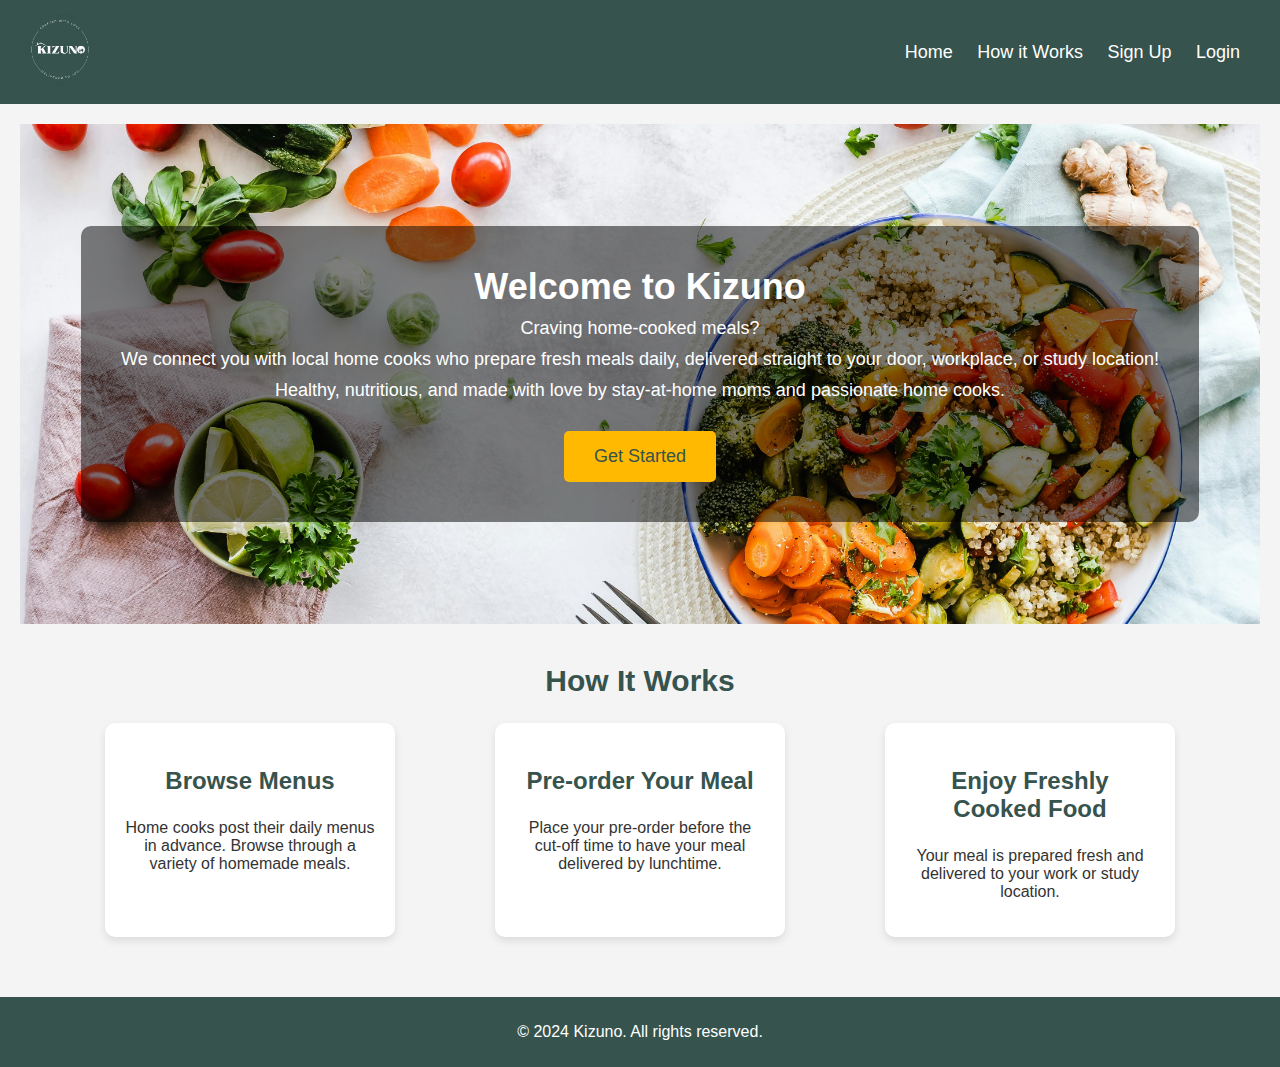
<file: FRONTEND/html/index.html>
<!DOCTYPE html>
<html lang="en">
<head>
    <meta charset="UTF-8">
    <meta name="viewport" content="width=device-width, initial-scale=1.0">
    <title>Kizuno - Home Cooked Meals</title>
    <link rel="stylesheet" href="../css/styles.css">
</head>
<body>
    <header>
        <div class="logo">
            <img src="../RESOURCES/logo.png" alt="Kizuno Logo">
        </div>
        <nav>
            <ul>
                <li><a href="#">Home</a></li>
                <li><a href="#how-it-works">How it Works</a></li>
                <li><a href="signup_selection.html">Sign Up</a></li>
                <li><a href="login.php">Login</a></li>
            </ul>
        </nav>
    </header>

    <main>
        <section class="intro">
            <div class="overlay">
                <h1>Welcome to Kizuno</h1>
                <p>Craving home-cooked meals?</p>
                <p>We connect you with local home cooks who prepare fresh meals daily, delivered straight to your door, workplace, or study location!</p>
                <p>Healthy, nutritious, and made with love by stay-at-home moms and passionate home cooks.</p>
                <a href="login.php" class="cta-button">Get Started</a>
            </div>
        </section>

        <section class="how-it-works" id="how-it-works">
            <h2>How It Works</h2>
            <div class="steps">
                <div class="step">
                    <h3>Browse Menus</h3>
                    <p>Home cooks post their daily menus in advance. Browse through a variety of homemade meals.</p>
                </div>
                <div class="step">
                    <h3>Pre-order Your Meal</h3>
                    <p>Place your pre-order before the cut-off time to have your meal delivered by lunchtime.</p>
                </div>
                <div class="step">
                    <h3>Enjoy Freshly Cooked Food</h3>
                    <p>Your meal is prepared fresh and delivered to your work or study location.</p>
                </div>
            </div>
        </section>
    </main>

    <footer>
        <p>&copy; 2024 Kizuno. All rights reserved.</p>
    </footer>
</body>
</html>
</file>
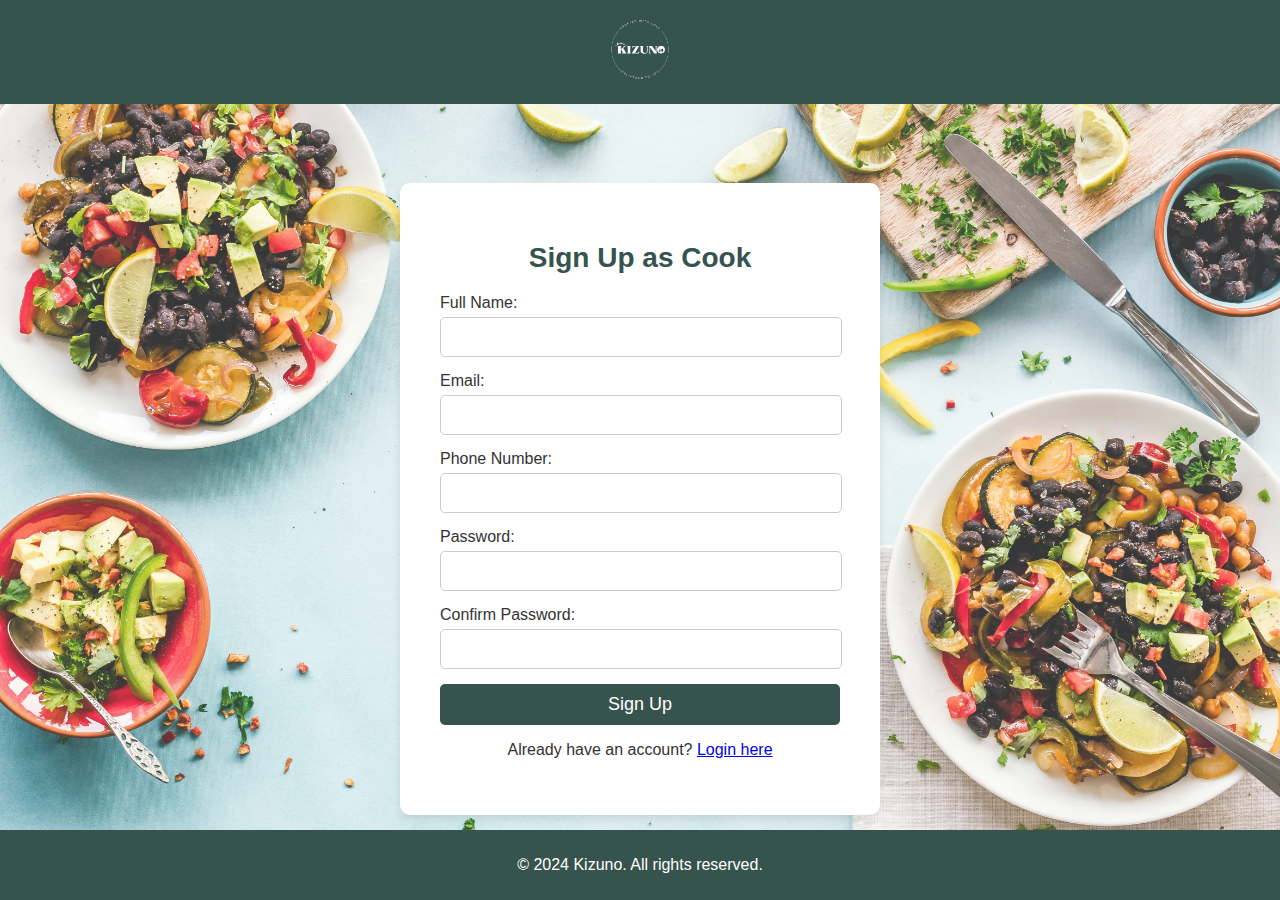
<file: FRONTEND/html/cook_signup.html>
<!DOCTYPE html>
<html lang="en">
<head>
    <meta charset="UTF-8">
    <meta name="viewport" content="width=device-width, initial-scale=1.0">
    <title>Sign Up as Cook - Kizuno</title>
    <link rel="stylesheet" href="../css/signup.css">
</head>
<body>
    <header>
        <div class="logo">
            <a href="index.html">
                <img src="../RESOURCES/logo.png" alt="Kizuno Logo">
            </a>
        </div>
    </header>

    <main>
        <section class="signup-section">
            <h1>Sign Up as Cook</h1>
            <form action="../../BACKEND/process_cook_signup.php" method="POST">
                <div class="input-group">
                    <label for="name">Full Name:</label>
                    <input type="text" id="name" name="full_name" required>
                </div>
                <div class="input-group">
                    <label for="email">Email:</label>
                    <input type="email" id="email" name="email" required>
                </div>
                <div class="input-group">
                    <label for="phone">Phone Number:</label>
                    <input type="tel" id="phone" name="phone_number" required>
                </div>
                <div class="input-group">
                    <label for="password">Password:</label>
                    <input type="password" id="password" name="password" required>
                </div>
                <div class="input-group">
                    <label for="confirm-password">Confirm Password:</label>
                    <input type="password" id="confirm-password" name="confirm_password" required>
                </div>
                <button type="submit" class="signup-button">Sign Up</button>
            </form>
            <p>Already have an account? <a href="login.html">Login here</a></p>
        </section>
    </main>

    <footer>
        <p>&copy; 2024 Kizuno. All rights reserved.</p>
    </footer>
</body>
</html>
</file>
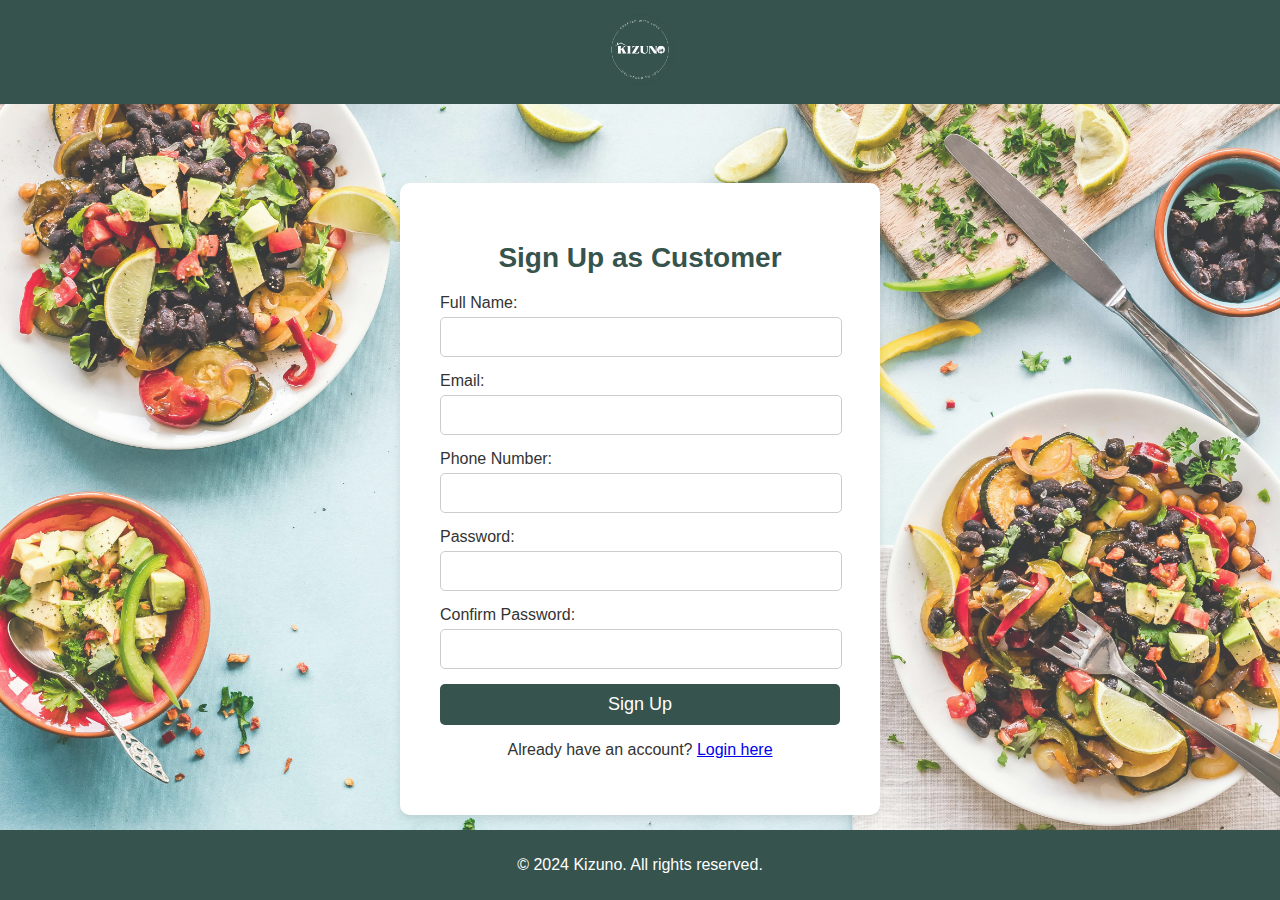
<file: FRONTEND/html/customer_signup.html>
<!DOCTYPE html>
<html lang="en">
<head>
    <meta charset="UTF-8">
    <meta name="viewport" content="width=device-width, initial-scale=1.0">
    <title>Sign Up as Customer - Kizuno</title>
    <link rel="stylesheet" href="../css/signup.css">
</head>
<body>
    <header>
        <div class="logo">
            <a href="index.html">
                <img src="../RESOURCES/logo.png" alt="Kizuno Logo">
            </a>
        </div>
    </header>

    <main>
        <section class="signup-section">
            <h1>Sign Up as Customer</h1>
            <form action="../../BACKEND/process_customer_signup.php" method="POST">
                <div class="input-group">
                    <label for="name">Full Name:</label>
                    <input type="text" id="name" name="full_name" required>
                </div>
                <div class="input-group">
                    <label for="email">Email:</label>
                    <input type="email" id="email" name="email" required>
                </div>
                <div class="input-group">
                    <label for="phone">Phone Number:</label>
                    <input type="tel" id="phone" name="phone_number" required>
                </div>
                <div class="input-group">
                    <label for="password">Password:</label>
                    <input type="password" id="password" name="password" required>
                </div>
                <div class="input-group">
                    <label for="confirm-password">Confirm Password:</label>
                    <input type="password" id="confirm-password" name="confirm_password" required>
                </div>
                <button type="submit" class="signup-button">Sign Up</button>
            </form>
            <p>Already have an account? <a href="login.html">Login here</a></p>
        </section>
    </main>

    <footer>
        <p>&copy; 2024 Kizuno. All rights reserved.</p>
    </footer>
</body>
</html>
</file>
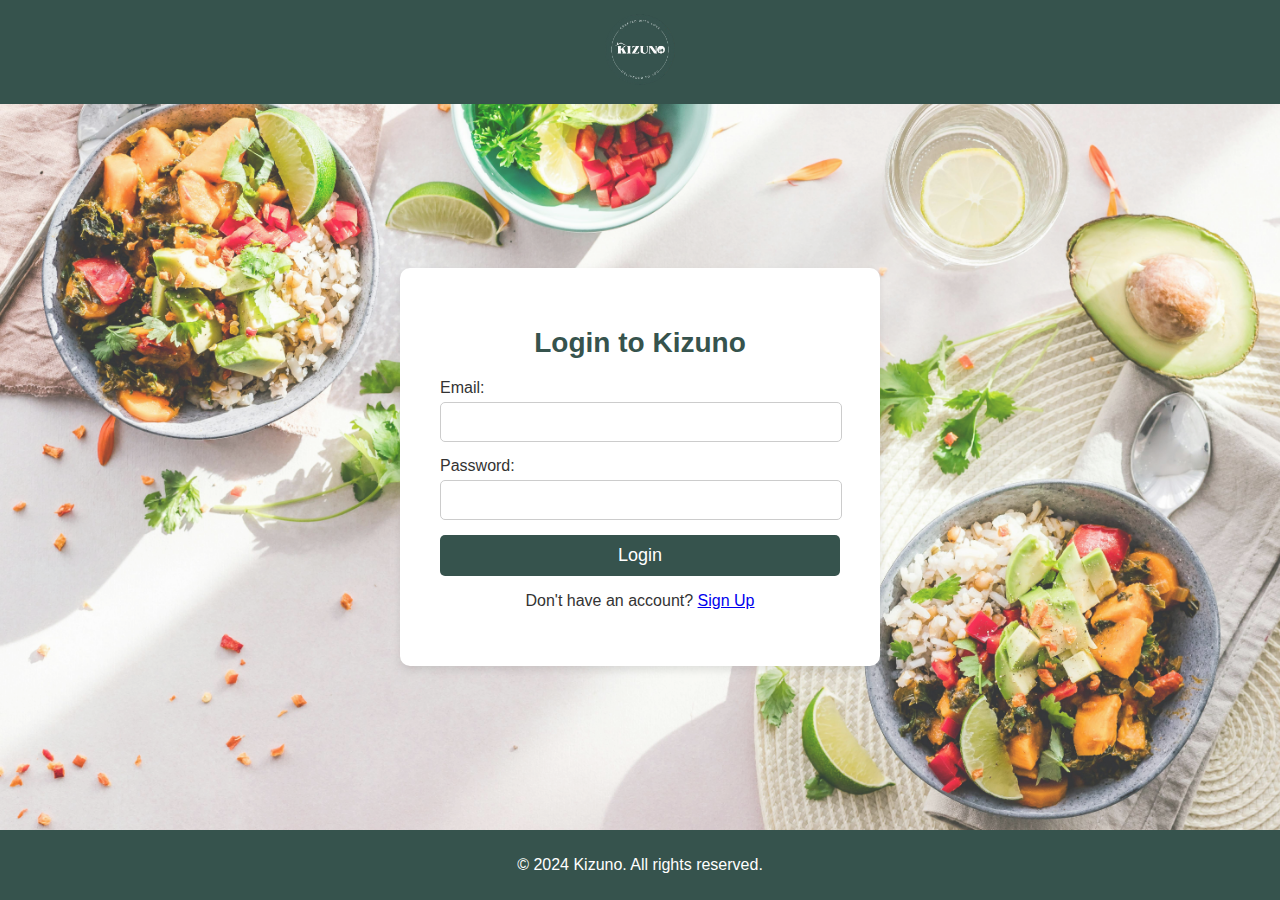
<file: FRONTEND/html/login.html>
<!DOCTYPE html>
<html lang="en">
<head>
    <meta charset="UTF-8">
    <meta name="viewport" content="width=device-width, initial-scale=1.0">
    <title>Kizuno - Login</title>
    <link rel="stylesheet" href="../css/login.css">
</head>
<body>
    <header>
        <div class="logo">
            <a href="index.html">
                <img src="../RESOURCES/logo.png" alt="Kizuno Logo">
            </a>
        </div>
    </header>

    <main>
        <section class="login-section">
            <h1>Login to Kizuno</h1>
            <form action="process_login.php" method="POST">
                <div class="input-group">
                    <label for="email">Email:</label>
                    <input type="email" id="email" name="email" required>
                </div>
                <div class="input-group">
                    <label for="password">Password:</label>
                    <input type="password" id="password" name="password" required>
                </div>
                <button type="submit" class="login-button">Login</button>
            </form>
            <p>Don't have an account? <a href="signup_selection.html">Sign Up</a></p>
        </section>
    </main>

    <footer>
        <p>&copy; 2024 Kizuno. All rights reserved.</p>
    </footer>
</body>
</html>
</file>
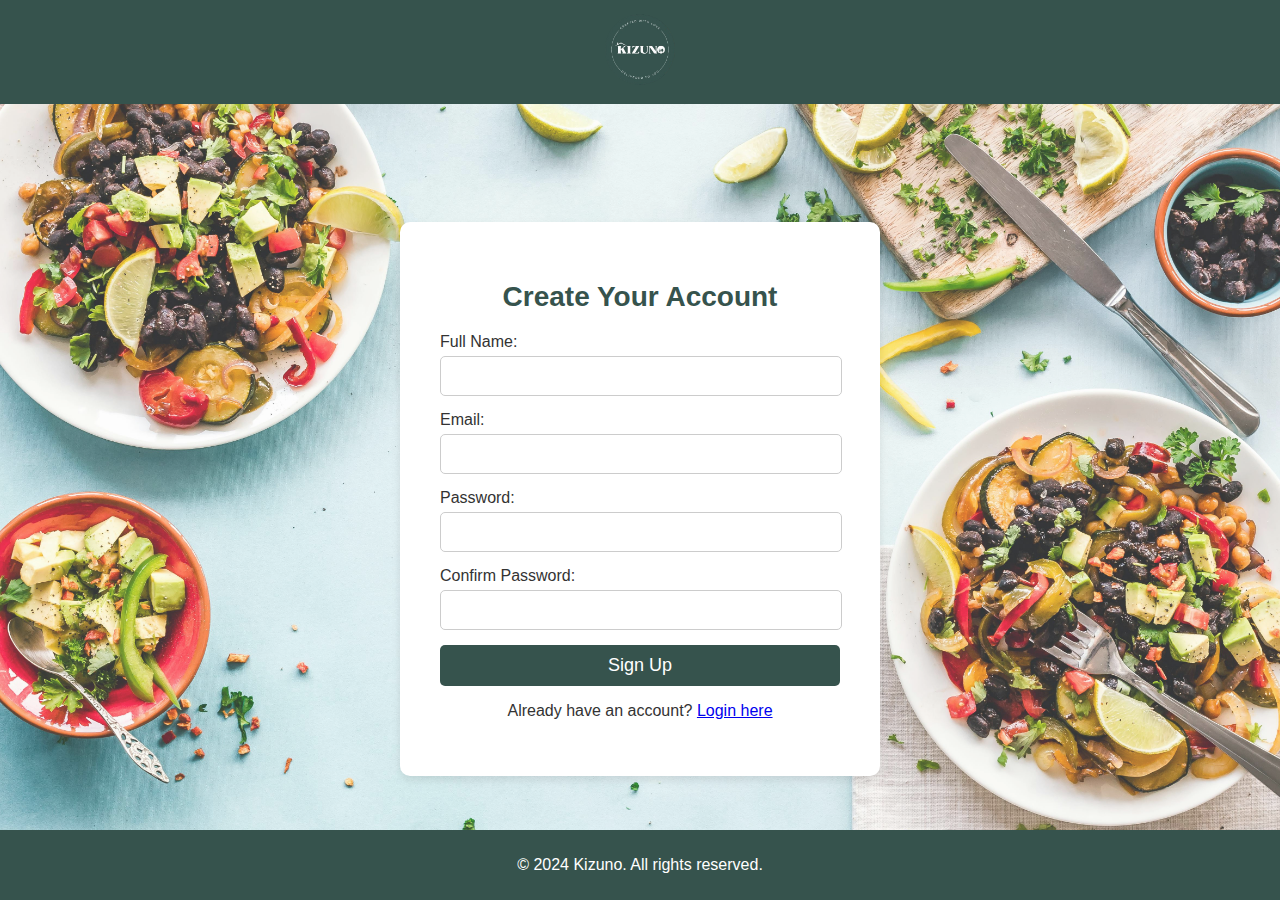
<file: FRONTEND/html/signup.html>
<!DOCTYPE html>
<html lang="en">
<head>
    <meta charset="UTF-8">
    <meta name="viewport" content="width=device-width, initial-scale=1.0">
    <title>Kizuno - Sign Up</title>
    <link rel="stylesheet" href="../css/signup.css">
</head>
<body>
    <header>
        <div class="logo">
            <a href="index.html">
                <img src="../RESOURCES/logo.png" alt="Kizuno Logo">
            </a>
        </div>
    </header>

    <main>
        <section class="signup-section">
            <h1>Create Your Account</h1>
            <form action="process_signup.php" method="POST">
                <div class="input-group">
                    <label for="name">Full Name:</label>
                    <input type="text" id="name" name="name" required>
                </div>
                <div class="input-group">
                    <label for="email">Email:</label>
                    <input type="email" id="email" name="email" required>
                </div>
                <div class="input-group">
                    <label for="password">Password:</label>
                    <input type="password" id="password" name="password" required>
                </div>
                <div class="input-group">
                    <label for="confirm-password">Confirm Password:</label>
                    <input type="password" id="confirm-password" name="confirm-password" required>
                </div>
                <button type="submit" class="signup-button">Sign Up</button>
            </form>
            <p>Already have an account? <a href="login.html">Login here</a></p>
        </section>
    </main>

    <footer>
        <p>&copy; 2024 Kizuno. All rights reserved.</p>
    </footer>
</body>
</html>
</file>
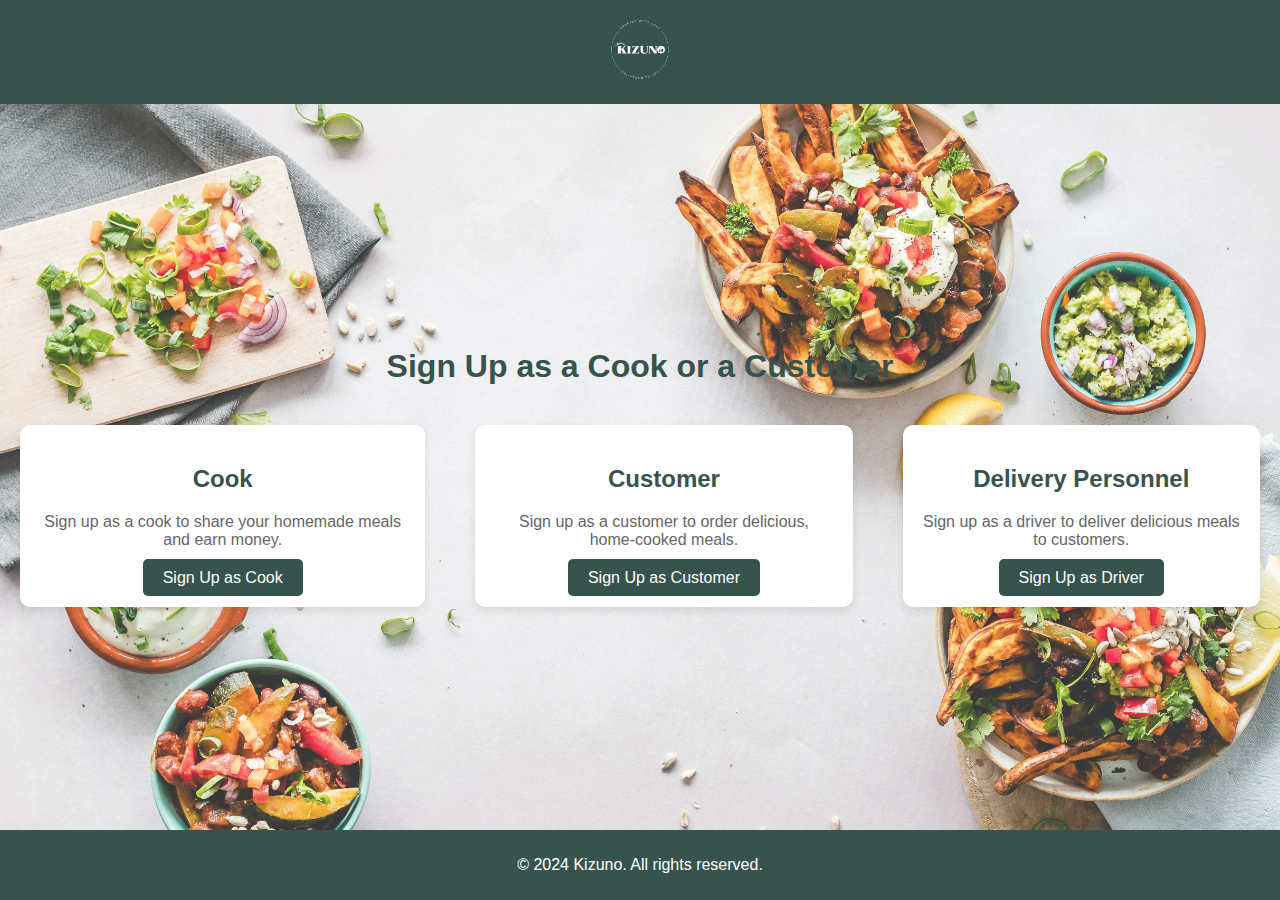
<file: FRONTEND/html/signup_selection.html>
<!DOCTYPE html>
<html lang="en">
<head>
    <meta charset="UTF-8">
    <meta name="viewport" content="width=device-width, initial-scale=1.0">
    <title>Sign Up - Kizuno</title>
    <link rel="stylesheet" href="../css/signup_selection.css">
</head>
<body>
    <header>
        <div class="logo">
            <a href="index.html">
                <img src="../RESOURCES/logo.png" alt="Kizuno Logo">
            </a>
        </div>
    </header>

    <main>
        <section class="signup-selection">
            <h1>Sign Up as a Cook or a Customer</h1>
            <div class="signup-options">
                <div class="option cook">
                    <h2>Cook</h2>
                    <p>Sign up as a cook to share your homemade meals and earn money.</p>
                    <a href="cook_signup.php" class="signup-button">Sign Up as Cook</a>
                </div>
                <div class="option customer">
                    <h2>Customer</h2>
                    <p>Sign up as a customer to order delicious, home-cooked meals.</p>
                    <a href="customer_signup.php" class="signup-button">Sign Up as Customer</a>
                </div>
                <div class="option driver">
                    <h2>Delivery Personnel</h2>
                    <p>Sign up as a driver to deliver delicious meals to customers.</p>
                    <a href="driver_signup.php" class="signup-button">Sign Up as Driver</a>
                </div>                
            </div>
        </section>
    </main>

    <footer>
        <p>&copy; 2024 Kizuno. All rights reserved.</p>
    </footer>
</body>
</html>
</file>
<file: FRONTEND/css/styles.css>
/* General Styles */
body {
    font-family: Arial, sans-serif;
    background-color: #f4f4f4;
    color: #333;
    margin: 0;
    padding: 0;
}

/* Header */
header {
    background-color: #36534d;
    color: white;
    display: flex;
    justify-content: space-between;
    align-items: center;
    padding: 10px 20px;
}

header .logo img {
    height: 80px;
}

nav ul {
    list-style-type: none;
    margin: 0;
    padding: 0;
}

nav ul li {
    display: inline;
    margin-right: 20px;
}

nav ul li a {
    color: white;
    text-decoration: none;
    font-size: 18px;
}

nav ul li a:hover {
    text-decoration: underline;
}

/* Main Content */
main {
    padding: 20px;
    text-align: center;
}

/* Intro Section with Background Image */
.intro {
    position: relative;
    background-image: url('../RESOURCES/home.jpg');
    background-size: cover;
    background-position: center;
    height: 500px;
    display: flex;
    justify-content: center;
    align-items: center;
    color: white;
}

.overlay {
    background-color: rgba(0, 0, 0, 0.5); /* Add dark overlay for better text contrast */
    padding: 40px;
    text-align: center;
    border-radius: 10px;
}

.intro h1 {
    font-size: 36px;
    margin: 0;
}

.intro p {
    font-size: 18px;
    margin: 10px 0;
}

.cta-button {
    background-color: #ffb900; /* Bright yellow for CTA */
    color: #36534d;
    padding: 15px 30px;
    font-size: 18px;
    text-decoration: none;
    border-radius: 5px;
    margin-top: 20px;
    display: inline-block;
}

.cta-button:hover {
    background-color: #ff9f00;
}

/* How It Works Section */
.how-it-works {
    margin: 40px 0;
}

.how-it-works h2 {
    font-size: 30px;
    color: #36534d;
}

.steps {
    display: flex;
    justify-content: center;
    gap: 100px;
}

.step {
    background-color: #fff;
    border-radius: 10px;
    padding: 20px;
    width: 250px;
    box-shadow: 0 4px 8px rgba(0, 0, 0, 0.1);
}

.step h3 {
    font-size: 24px;
    color: #36534d;
}

/* Footer */
footer {
    background-color: #36534d;
    color: white;
    text-align: center;
    padding: 10px 0;
    position: relative;
    bottom: 0;
    width: 100%;
}
</file>
<file: FRONTEND/css/signup.css>
/* General Styles */
body {
    font-family: Arial, sans-serif;
    background-image: url('../RESOURCES/signup.jpg');
    background-size: cover;
    background-position: center;
    background-repeat: no-repeat;
    background-attachment: fixed;
    color: #333;
    margin: 0;
    padding: 0;
}

/* Header */
header {
    background-color: #36534d;
    color: white;
    display: flex;
    justify-content: center;
    align-items: center;
    padding: 10px 0;
}

header .logo img {
    height: 80px;
}

/* Main Content */
main {
    padding: 20px;
    display: flex;
    justify-content: center;
    align-items: center;
    height: calc(100vh - 150px);
    background-color: rgba(244, 244, 244, 0.2);
}

/* Signup Section */
.signup-section {
    background-color: white;
    border-radius: 10px;
    padding: 40px;
    box-shadow: 0 4px 8px rgba(0, 0, 0, 0.1);
    width: 400px;
    text-align: center;
}

.signup-section h1 {
    font-size: 28px;
    color: #36534d;
    margin-bottom: 20px;
}

.input-group {
    margin-bottom: 15px;
    text-align: left;
}

.input-group label {
    font-size: 16px;
    color: #333;
    margin-bottom: 5px;
    display: block;
}

.input-group input {
    width: 100%;
    padding: 10px 0;
    font-size: 16px;
    border: 1px solid #ccc;
    border-radius: 5px;
}

.signup-button {
    background-color: #36534d;
    color: white;
    padding: 10px 20px;
    border: none;
    border-radius: 5px;
    font-size: 18px;
    cursor: pointer;
    width: 100%;
}

.signup-button:hover {
    background-color: #2a423c;
}

/* Footer */
footer {
    background-color: #36534d;
    color: white;
    text-align: center;
    padding: 10px 0;
    position: absolute;
    bottom: 0;
    width: 100%;
}
</file>
<file: FRONTEND/css/login.css>
/* General Styles */
body {
    font-family: Arial, sans-serif;
    background-image: url('../RESOURCES/login.jpg'); 
    background-size: cover;
    background-position: center;
    background-repeat: no-repeat;
    background-attachment: fixed;
    color: #333;
    margin: 0;
    padding: 0;
    min-height: 100vh;
}

/* Header */
header {
    background-color: #36534d;
    color: white;
    display: flex;
    justify-content: center;
    align-items: center;
    padding: 10px 0;
}

header .logo img {
    height: 80px;
}

/* Main Content */
main {
    padding: 20px;
    display: flex;
    justify-content: center;
    align-items: center;
    height: calc(100vh - 214px);
    background-color: rgba(244, 244, 244, 0.2);
}

/* Login Section */
.login-section {
    background-color: white;
    border-radius: 10px;
    padding: 40px;
    box-shadow: 0 4px 8px rgba(0, 0, 0, 0.1);
    width: 400px;
    text-align: center;
}

.login-section h1 {
    font-size: 28px;
    color: #36534d;
    margin-bottom: 20px;
}

.input-group {
    margin-bottom: 15px;
    text-align: left;
}

.input-group label {
    font-size: 16px;
    color: #333;
    margin-bottom: 5px;
    display: block;
}

.input-group input {
    width: 100%;
    padding: 10px 0;
    font-size: 16px;
    border: 1px solid #ccc;
    border-radius: 5px;
}

.login-button {
    background-color: #36534d;
    color: white;
    padding: 10px 20px;
    border: none;
    border-radius: 5px;
    font-size: 18px;
    cursor: pointer;
    width: 100%;
}

.login-button:hover {
    background-color: #2a423c;
}

/* Footer */
footer {
    background-color: #36534d;
    color: white;
    text-align: center;
    padding: 10px 0;
    position: relative;
    bottom: 0;
    width: 100%;
}
</file>
<file: FRONTEND/css/signup_selection.css>
/* General Styles */
body {
    font-family: Arial, sans-serif;
    background-image: url('../RESOURCES/signups.jpg'); 
    background-size: cover;
    background-position: center;
    background-repeat: no-repeat;
    background-attachment: fixed;
    color: #333;
    margin: 0;
    padding: 0;
    height: 100vh;
}

/* Header */
header {
    background-color: #36534d;
    color: white;
    display: flex;
    justify-content: center;
    padding: 10px 0;
}

header .logo img {
    height: 80px;
}

/* Main Content */
main {
    padding: 20px;
    display: flex;
    justify-content: center;
    align-items: center;
    height: calc(100vh - 214px);
    background-color: rgba(244, 244, 244, 0.2);
}

.signup-selection {
    text-align: center;
}

.signup-selection h1 {
    font-size: 32px;
    color: #36534d;
    margin-bottom: 40px;
}

.signup-options {
    display: flex;
    justify-content: center;
    gap: 50px;
}

.option {
    background-color: white;
    padding: 20px;
    border-radius: 10px;
    /* width: 250px; */
    box-shadow: 0 4px 8px rgba(0, 0, 0, 0.1);
    transition: transform 0.3s ease;
    text-align: center;
}

.option:hover {
    transform: translateY(-10px);
}

.option h2 {
    font-size: 24px;
    color: #36534d;
    margin-bottom: 20px;
}

.option p {
    margin-bottom: 20px;
    font-size: 16px;
    color: #666;
}

.signup-button {
    background-color: #36534d;
    color: white;
    padding: 10px 20px;
    border: none;
    border-radius: 5px;
    text-decoration: none;
    font-size: 16px;
}

.signup-button:hover {
    background-color: #2a423c;
}

/* Footer */
footer {
    background-color: #36534d;
    color: white;
    text-align: center;
    padding: 10px 0;
    position: relative;
    bottom: 0;
    width: 100%;
}
</file>
